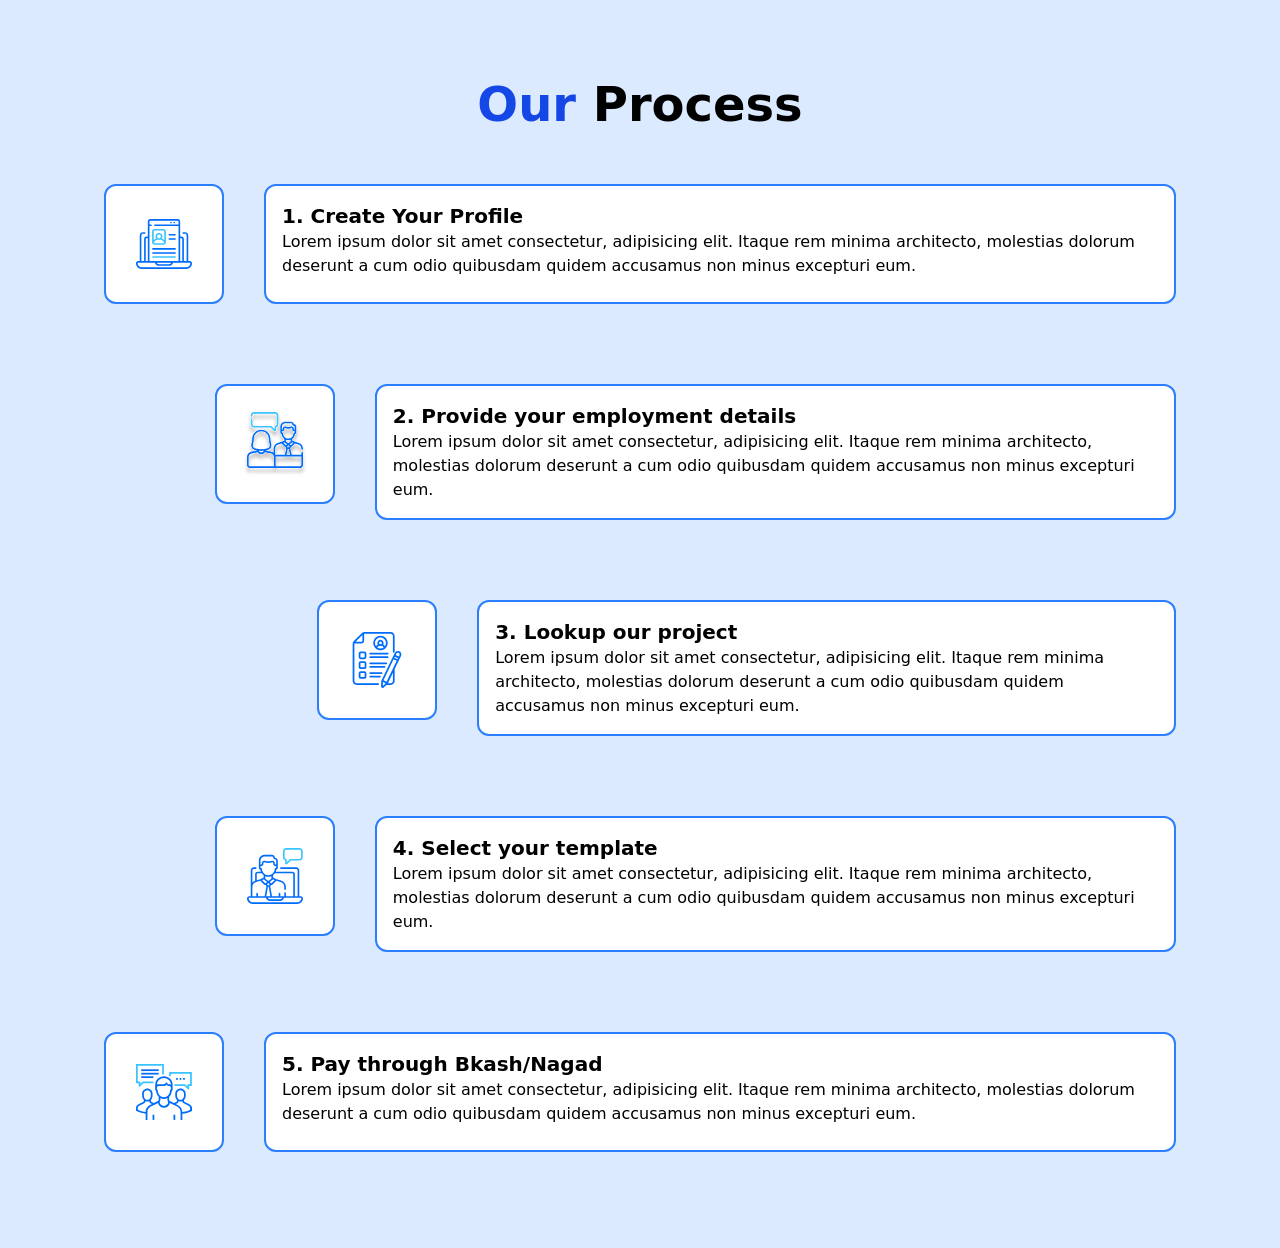
<file: src/index.html>
<!DOCTYPE html>
<html lang="en">
  <head>
    <meta charset="UTF-8" />
    <meta name="viewport" content="width=device-width, initial-scale=1.0" />
    <link href="./output.css" rel="stylesheet" />
    <title>Process Design</title>
  </head>
<body>
  
  <div class="min-h-screen bg-blue-100 py-20">
    <h1 class="text-center font-bold text-5xl pb-10"><span class="text-blue-700">Our</span> Process</h1>

    <div class="max-w-6xl mx-auto flex flex-col gap-12 px-6">
     
      <!-- First Process -->
      <div  class="card">
        <div class="flex md:justify-end">
        <div class="w-full md:w-[120px] h-[120px]  common_class flex justify-center items-center">
          <img src="../images/image (1).png" alt="" srcset="" />
        </div>
        </div>

        <div class="common_class">
          <h1 class="font-bold text-xl">1. Create Your Profile</h1>
          <p>Lorem ipsum dolor sit amet consectetur, adipisicing elit. Itaque rem minima architecto, molestias dolorum deserunt a cum odio quibusdam quidem accusamus non minus excepturi eum.</p>
        </div>
      </div>

      <!-- Second Process -->
      <div  class="card">
        <div class="w-full md:w-[450px] flex md:justify-end">
          <div class="w-full md:w-[120px] h-[120px]  common_class flex justify-center items-center">
            <img src="../images/image (2).png" alt="" srcset="" />
          </div>
        </div>
          
        <div class="common_class">
          <h1 class="font-bold text-xl">2. Provide your employment details</h1>
          <p>Lorem ipsum dolor sit amet consectetur, adipisicing elit. Itaque rem minima architecto, molestias dolorum deserunt a cum odio quibusdam quidem accusamus non minus excepturi eum.</p>
        </div>
      </div>

      <!-- Third Process -->
      <div  class="card">
        <div class="w-full md:w-[750px] flex md:justify-end">
          <div class="w-full md:w-[120px] h-[120px]  common_class flex justify-center items-center">
            <img src="../images/image (3).png" alt="" srcset="" />
          </div>
        </div>
          
        <div class="common_class">
          <h1 class="font-bold text-xl">3. Lookup our project</h1>
          <p>Lorem ipsum dolor sit amet consectetur, adipisicing elit. Itaque rem minima architecto, molestias dolorum deserunt a cum odio quibusdam quidem accusamus non minus excepturi eum.</p>
        </div>
      </div>

      <!-- Fourth Process -->
      <div  class="card">
        <div class="w-full md:w-[450px] flex md:justify-end">
          <div class="w-full md:w-[120px] h-[120px]  common_class flex justify-center items-center">
            <img src="../images/image (4).png" alt="" srcset="" />
          </div>
        </div>
          
        <div class="common_class">
          <h1 class="font-bold text-xl">4. Select your template</h1>
          <p>Lorem ipsum dolor sit amet consectetur, adipisicing elit. Itaque rem minima architecto, molestias dolorum deserunt a cum odio quibusdam quidem accusamus non minus excepturi eum.</p>
        </div>
      </div>

      <!-- Fifth Process -->
      <div  class="card">
        <div class="flex md:justify-end">
        <div class="w-full md:w-[120px] h-[120px]  common_class flex justify-center items-center">
          <img src="../images/image (5).png" alt="" srcset="" />
        </div>
        </div>

        <div class="common_class">
          <h1 class="font-bold text-xl">5. Pay through Bkash/Nagad</h1>
          <p>Lorem ipsum dolor sit amet consectetur, adipisicing elit. Itaque rem minima architecto, molestias dolorum deserunt a cum odio quibusdam quidem accusamus non minus excepturi eum.</p>
        </div>
      </div>
    </div>

  </div>

</body>
</html>
</file>
<file: src/output.css>
/*! tailwindcss v4.1.4 | MIT License | https://tailwindcss.com */
@layer properties;
@layer theme, base, components, utilities;
@layer theme {
  :root, :host {
    --font-sans: ui-sans-serif, system-ui, sans-serif, "Apple Color Emoji",
      "Segoe UI Emoji", "Segoe UI Symbol", "Noto Color Emoji";
    --font-mono: ui-monospace, SFMono-Regular, Menlo, Monaco, Consolas, "Liberation Mono",
      "Courier New", monospace;
    --color-blue-100: oklch(93.2% 0.032 255.585);
    --color-blue-500: oklch(62.3% 0.214 259.815);
    --color-blue-700: oklch(48.8% 0.243 264.376);
    --color-black: #000;
    --color-white: #fff;
    --spacing: 0.25rem;
    --container-6xl: 72rem;
    --text-xl: 1.25rem;
    --text-xl--line-height: calc(1.75 / 1.25);
    --text-5xl: 3rem;
    --text-5xl--line-height: 1;
    --font-weight-bold: 700;
    --radius-xl: 0.75rem;
    --default-font-family: var(--font-sans);
    --default-mono-font-family: var(--font-mono);
  }
}
@layer base {
  *, ::after, ::before, ::backdrop, ::file-selector-button {
    box-sizing: border-box;
    margin: 0;
    padding: 0;
    border: 0 solid;
  }
  html, :host {
    line-height: 1.5;
    -webkit-text-size-adjust: 100%;
    tab-size: 4;
    font-family: var(--default-font-family, ui-sans-serif, system-ui, sans-serif, "Apple Color Emoji", "Segoe UI Emoji", "Segoe UI Symbol", "Noto Color Emoji");
    font-feature-settings: var(--default-font-feature-settings, normal);
    font-variation-settings: var(--default-font-variation-settings, normal);
    -webkit-tap-highlight-color: transparent;
  }
  hr {
    height: 0;
    color: inherit;
    border-top-width: 1px;
  }
  abbr:where([title]) {
    -webkit-text-decoration: underline dotted;
    text-decoration: underline dotted;
  }
  h1, h2, h3, h4, h5, h6 {
    font-size: inherit;
    font-weight: inherit;
  }
  a {
    color: inherit;
    -webkit-text-decoration: inherit;
    text-decoration: inherit;
  }
  b, strong {
    font-weight: bolder;
  }
  code, kbd, samp, pre {
    font-family: var(--default-mono-font-family, ui-monospace, SFMono-Regular, Menlo, Monaco, Consolas, "Liberation Mono", "Courier New", monospace);
    font-feature-settings: var(--default-mono-font-feature-settings, normal);
    font-variation-settings: var(--default-mono-font-variation-settings, normal);
    font-size: 1em;
  }
  small {
    font-size: 80%;
  }
  sub, sup {
    font-size: 75%;
    line-height: 0;
    position: relative;
    vertical-align: baseline;
  }
  sub {
    bottom: -0.25em;
  }
  sup {
    top: -0.5em;
  }
  table {
    text-indent: 0;
    border-color: inherit;
    border-collapse: collapse;
  }
  :-moz-focusring {
    outline: auto;
  }
  progress {
    vertical-align: baseline;
  }
  summary {
    display: list-item;
  }
  ol, ul, menu {
    list-style: none;
  }
  img, svg, video, canvas, audio, iframe, embed, object {
    display: block;
    vertical-align: middle;
  }
  img, video {
    max-width: 100%;
    height: auto;
  }
  button, input, select, optgroup, textarea, ::file-selector-button {
    font: inherit;
    font-feature-settings: inherit;
    font-variation-settings: inherit;
    letter-spacing: inherit;
    color: inherit;
    border-radius: 0;
    background-color: transparent;
    opacity: 1;
  }
  :where(select:is([multiple], [size])) optgroup {
    font-weight: bolder;
  }
  :where(select:is([multiple], [size])) optgroup option {
    padding-inline-start: 20px;
  }
  ::file-selector-button {
    margin-inline-end: 4px;
  }
  ::placeholder {
    opacity: 1;
  }
  @supports (not (-webkit-appearance: -apple-pay-button))  or (contain-intrinsic-size: 1px) {
    ::placeholder {
      color: currentcolor;
      @supports (color: color-mix(in lab, red, red)) {
        color: color-mix(in oklab, currentcolor 50%, transparent);
      }
    }
  }
  textarea {
    resize: vertical;
  }
  ::-webkit-search-decoration {
    -webkit-appearance: none;
  }
  ::-webkit-date-and-time-value {
    min-height: 1lh;
    text-align: inherit;
  }
  ::-webkit-datetime-edit {
    display: inline-flex;
  }
  ::-webkit-datetime-edit-fields-wrapper {
    padding: 0;
  }
  ::-webkit-datetime-edit, ::-webkit-datetime-edit-year-field, ::-webkit-datetime-edit-month-field, ::-webkit-datetime-edit-day-field, ::-webkit-datetime-edit-hour-field, ::-webkit-datetime-edit-minute-field, ::-webkit-datetime-edit-second-field, ::-webkit-datetime-edit-millisecond-field, ::-webkit-datetime-edit-meridiem-field {
    padding-block: 0;
  }
  :-moz-ui-invalid {
    box-shadow: none;
  }
  button, input:where([type="button"], [type="reset"], [type="submit"]), ::file-selector-button {
    appearance: button;
  }
  ::-webkit-inner-spin-button, ::-webkit-outer-spin-button {
    height: auto;
  }
  [hidden]:where(:not([hidden="until-found"])) {
    display: none !important;
  }
}
@layer utilities {
  .mx-auto {
    margin-inline: auto;
  }
  .flex {
    display: flex;
  }
  .h-\[120px\] {
    height: 120px;
  }
  .min-h-screen {
    min-height: 100vh;
  }
  .w-full {
    width: 100%;
  }
  .max-w-6xl {
    max-width: var(--container-6xl);
  }
  .flex-col {
    flex-direction: column;
  }
  .items-center {
    align-items: center;
  }
  .justify-center {
    justify-content: center;
  }
  .gap-12 {
    gap: calc(var(--spacing) * 12);
  }
  .bg-blue-100 {
    background-color: var(--color-blue-100);
  }
  .px-6 {
    padding-inline: calc(var(--spacing) * 6);
  }
  .py-20 {
    padding-block: calc(var(--spacing) * 20);
  }
  .pb-10 {
    padding-bottom: calc(var(--spacing) * 10);
  }
  .text-center {
    text-align: center;
  }
  .text-5xl {
    font-size: var(--text-5xl);
    line-height: var(--tw-leading, var(--text-5xl--line-height));
  }
  .text-xl {
    font-size: var(--text-xl);
    line-height: var(--tw-leading, var(--text-xl--line-height));
  }
  .font-bold {
    --tw-font-weight: var(--font-weight-bold);
    font-weight: var(--font-weight-bold);
  }
  .text-blue-700 {
    color: var(--color-blue-700);
  }
  .md\:w-\[120px\] {
    @media (width >= 48rem) {
      width: 120px;
    }
  }
  .md\:w-\[450px\] {
    @media (width >= 48rem) {
      width: 450px;
    }
  }
  .md\:w-\[750px\] {
    @media (width >= 48rem) {
      width: 750px;
    }
  }
  .md\:justify-end {
    @media (width >= 48rem) {
      justify-content: flex-end;
    }
  }
}
.common_class {
  border-radius: var(--radius-xl);
  border-style: var(--tw-border-style);
  border-width: 2px;
  border-color: var(--color-blue-500);
  background-color: var(--color-white);
  padding: calc(var(--spacing) * 4);
}
.card {
  display: flex;
  flex-direction: column;
  gap: calc(var(--spacing) * 10);
  border-radius: var(--radius-xl);
  background-color: var(--color-white);
  padding: calc(var(--spacing) * 4);
  --tw-shadow: 0 4px 6px -1px var(--tw-shadow-color, rgb(0 0 0 / 0.1)), 0 2px 4px -2px var(--tw-shadow-color, rgb(0 0 0 / 0.1));
  box-shadow: var(--tw-inset-shadow), var(--tw-inset-ring-shadow), var(--tw-ring-offset-shadow), var(--tw-ring-shadow), var(--tw-shadow);
  --tw-shadow-color: color-mix(in srgb, #000 20%, transparent);
  @supports (color: color-mix(in lab, red, red)) {
    --tw-shadow-color: color-mix(in oklab, color-mix(in oklab, var(--color-black) 20%, transparent) var(--tw-shadow-alpha), transparent);
  }
  @media (width >= 48rem) {
    flex-direction: row;
  }
  @media (width >= 48rem) {
    background-color: transparent;
  }
  @media (width >= 48rem) {
    --tw-shadow: 0 0 #0000;
    box-shadow: var(--tw-inset-shadow), var(--tw-inset-ring-shadow), var(--tw-ring-offset-shadow), var(--tw-ring-shadow), var(--tw-shadow);
  }
}
.card {
  display: flex;
  flex-direction: column;
  gap: calc(var(--spacing) * 10);
  border-radius: var(--radius-xl);
  background-color: var(--color-white);
  padding: calc(var(--spacing) * 4);
  --tw-shadow: 0 4px 6px -1px var(--tw-shadow-color, rgb(0 0 0 / 0.1)), 0 2px 4px -2px var(--tw-shadow-color, rgb(0 0 0 / 0.1));
  box-shadow: var(--tw-inset-shadow), var(--tw-inset-ring-shadow), var(--tw-ring-offset-shadow), var(--tw-ring-shadow), var(--tw-shadow);
  --tw-shadow-color: color-mix(in srgb, #000 20%, transparent);
  @supports (color: color-mix(in lab, red, red)) {
    --tw-shadow-color: color-mix(in oklab, color-mix(in oklab, var(--color-black) 20%, transparent) var(--tw-shadow-alpha), transparent);
  }
  @media (width >= 48rem) {
    flex-direction: row;
  }
  @media (width >= 48rem) {
    background-color: transparent;
  }
  @media (width >= 48rem) {
    --tw-shadow: 0 0 #0000;
    box-shadow: var(--tw-inset-shadow), var(--tw-inset-ring-shadow), var(--tw-ring-offset-shadow), var(--tw-ring-shadow), var(--tw-shadow);
  }
}
@property --tw-font-weight {
  syntax: "*";
  inherits: false;
}
@property --tw-border-style {
  syntax: "*";
  inherits: false;
  initial-value: solid;
}
@property --tw-shadow {
  syntax: "*";
  inherits: false;
  initial-value: 0 0 #0000;
}
@property --tw-shadow-color {
  syntax: "*";
  inherits: false;
}
@property --tw-shadow-alpha {
  syntax: "<percentage>";
  inherits: false;
  initial-value: 100%;
}
@property --tw-inset-shadow {
  syntax: "*";
  inherits: false;
  initial-value: 0 0 #0000;
}
@property --tw-inset-shadow-color {
  syntax: "*";
  inherits: false;
}
@property --tw-inset-shadow-alpha {
  syntax: "<percentage>";
  inherits: false;
  initial-value: 100%;
}
@property --tw-ring-color {
  syntax: "*";
  inherits: false;
}
@property --tw-ring-shadow {
  syntax: "*";
  inherits: false;
  initial-value: 0 0 #0000;
}
@property --tw-inset-ring-color {
  syntax: "*";
  inherits: false;
}
@property --tw-inset-ring-shadow {
  syntax: "*";
  inherits: false;
  initial-value: 0 0 #0000;
}
@property --tw-ring-inset {
  syntax: "*";
  inherits: false;
}
@property --tw-ring-offset-width {
  syntax: "<length>";
  inherits: false;
  initial-value: 0px;
}
@property --tw-ring-offset-color {
  syntax: "*";
  inherits: false;
  initial-value: #fff;
}
@property --tw-ring-offset-shadow {
  syntax: "*";
  inherits: false;
  initial-value: 0 0 #0000;
}
@layer properties {
  @supports ((-webkit-hyphens: none) and (not (margin-trim: inline))) or ((-moz-orient: inline) and (not (color:rgb(from red r g b)))) {
    *, ::before, ::after, ::backdrop {
      --tw-font-weight: initial;
      --tw-border-style: solid;
      --tw-shadow: 0 0 #0000;
      --tw-shadow-color: initial;
      --tw-shadow-alpha: 100%;
      --tw-inset-shadow: 0 0 #0000;
      --tw-inset-shadow-color: initial;
      --tw-inset-shadow-alpha: 100%;
      --tw-ring-color: initial;
      --tw-ring-shadow: 0 0 #0000;
      --tw-inset-ring-color: initial;
      --tw-inset-ring-shadow: 0 0 #0000;
      --tw-ring-inset: initial;
      --tw-ring-offset-width: 0px;
      --tw-ring-offset-color: #fff;
      --tw-ring-offset-shadow: 0 0 #0000;
    }
  }
}
</file>
